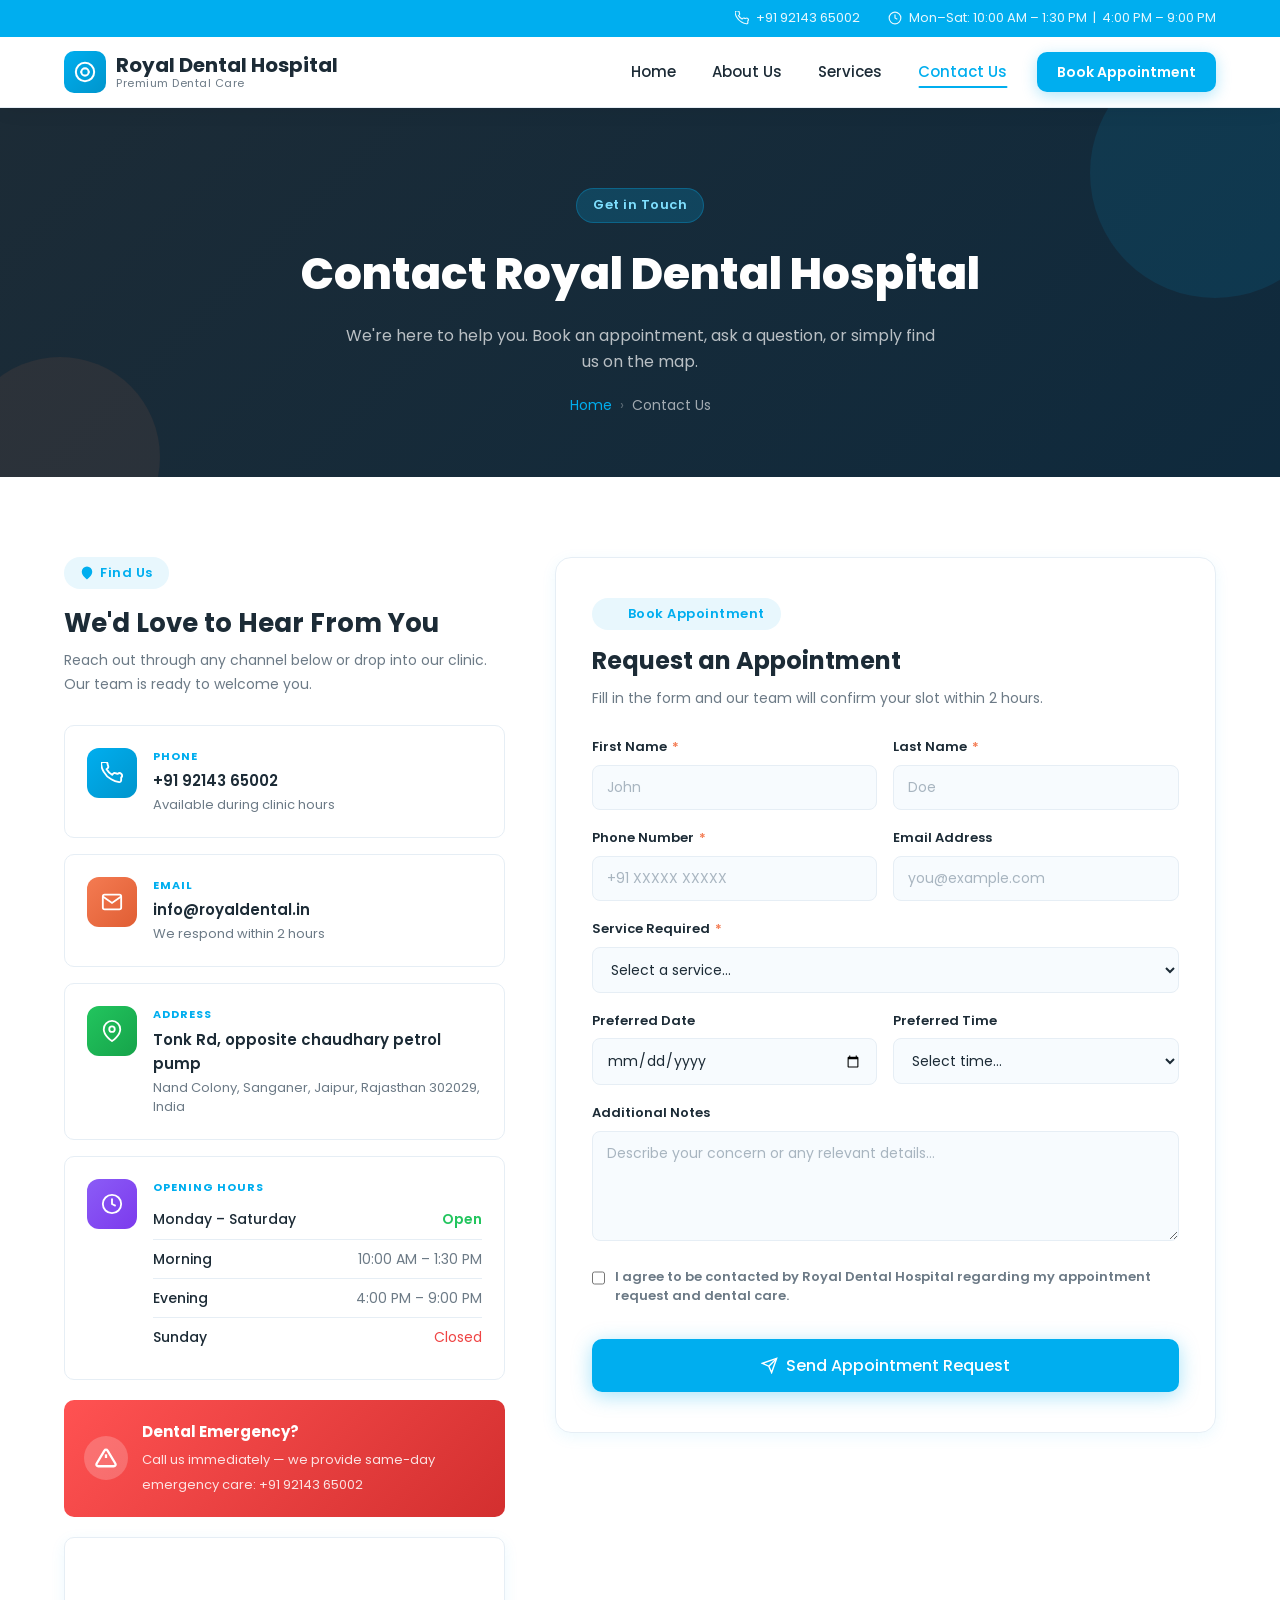
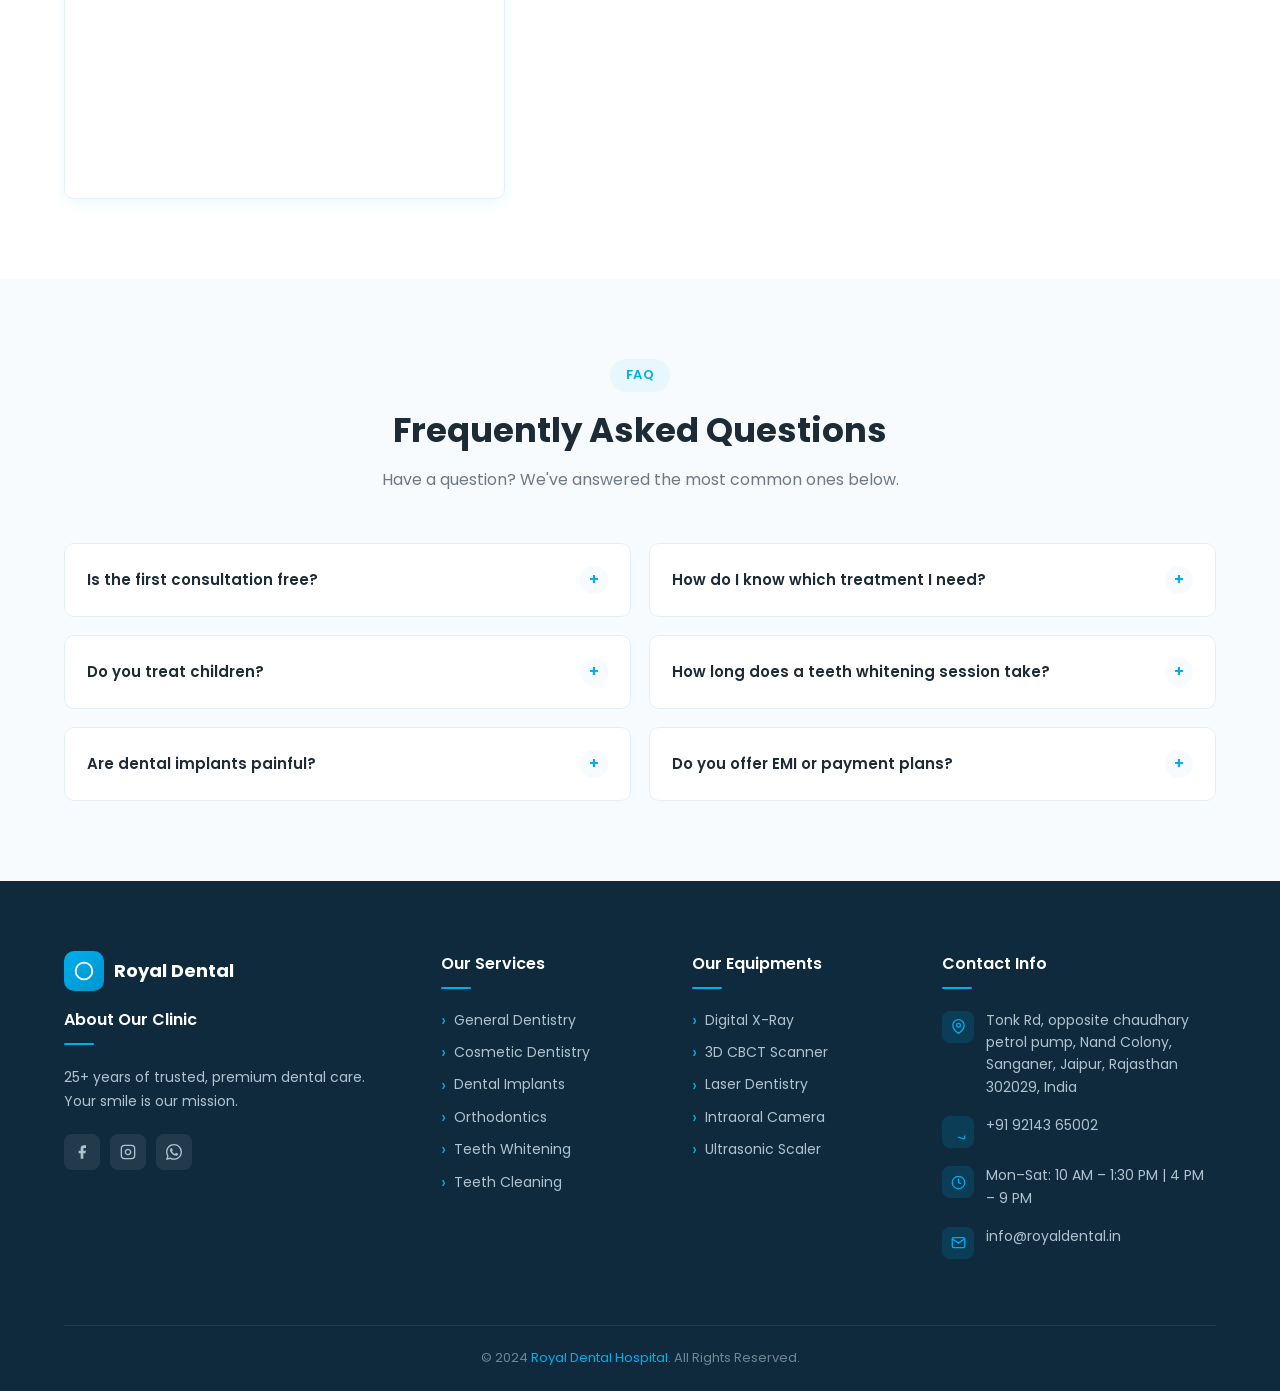
<file: contact.html>
<!DOCTYPE html>
<html lang="en">
<head>
  <meta charset="UTF-8" />
  <meta name="viewport" content="width=device-width, initial-scale=1.0" />
  <title>Contact Us – Royal Dental Hospital</title>
  <meta name="description" content="Get in touch with Royal Dental Hospital. Book an appointment, ask a question, or find our location. Call +91 92143 65002." />
  <link rel="stylesheet" href="style.css" />
  <link rel="preconnect" href="https://fonts.googleapis.com" />
  <link rel="preconnect" href="https://fonts.gstatic.com" crossorigin />
  <style>
    /* ── Contact Page Specific ── */
    .contact-main {
      display: grid;
      grid-template-columns: 1fr 1.5fr;
      gap: 50px;
      align-items: start;
    }

    /* Info Cards */
    .contact-info-cards {
      display: flex;
      flex-direction: column;
      gap: 16px;
    }
    .info-card {
      background: var(--white);
      border: 1px solid var(--border);
      border-radius: var(--radius);
      padding: 22px 22px;
      display: flex;
      gap: 16px;
      align-items: flex-start;
      transition: var(--transition);
    }
    .info-card:hover {
      transform: translateX(4px);
      box-shadow: var(--shadow-sm);
      border-color: rgba(0,174,239,0.3);
    }
    .info-icon {
      width: 50px;
      height: 50px;
      border-radius: 12px;
      display: flex;
      align-items: center;
      justify-content: center;
      flex-shrink: 0;
    }
    .info-icon-blue { background: linear-gradient(135deg, var(--primary), var(--primary-dark)); }
    .info-icon-orange { background: linear-gradient(135deg, var(--secondary), #E05E34); }
    .info-icon-green { background: linear-gradient(135deg, #22c55e, #16a34a); }
    .info-icon-purple { background: linear-gradient(135deg, #8b5cf6, #7c3aed); }
    .info-label {
      font-size: 11px;
      font-weight: 700;
      text-transform: uppercase;
      letter-spacing: 1px;
      color: var(--primary);
      margin-bottom: 4px;
    }
    .info-value {
      font-size: 15px;
      font-weight: 600;
      color: var(--dark-text);
      margin-bottom: 2px;
    }
    .info-sub {
      font-size: 13px;
      color: var(--light-text);
      line-height: 1.5;
    }

    /* Map Embed */
    .map-wrap {
      border-radius: var(--radius);
      overflow: hidden;
      border: 1px solid var(--border);
      box-shadow: var(--shadow-sm);
      margin-top: 20px;
    }
    .map-wrap iframe {
      display: block;
      width: 100%;
    }

    /* Contact Form */
    .contact-form-card {
      background: var(--white);
      border: 1px solid var(--border);
      border-radius: 16px;
      padding: 40px 36px;
      box-shadow: var(--shadow-sm);
      position: sticky;
      top: 100px;
    }
    .form-header {
      margin-bottom: 28px;
    }
    .form-header h2 {
      font-size: 24px;
      font-weight: 700;
      color: var(--dark-text);
      margin-bottom: 6px;
    }
    .form-header p { font-size: 14px; color: var(--light-text); }

    .form-row {
      display: grid;
      grid-template-columns: 1fr 1fr;
      gap: 16px;
    }
    .form-group {
      margin-bottom: 18px;
    }
    .form-group label {
      display: block;
      font-size: 13px;
      font-weight: 600;
      color: var(--dark-text);
      margin-bottom: 7px;
    }
    .form-group label .req { color: var(--secondary); margin-left: 2px; }
    .form-control {
      width: 100%;
      padding: 11px 14px;
      border: 1.5px solid var(--border);
      border-radius: 8px;
      font-family: 'Poppins', sans-serif;
      font-size: 14px;
      color: var(--dark-text);
      background: var(--bg-light);
      transition: var(--transition);
      outline: none;
    }
    .form-control::placeholder { color: #A8B5C0; }
    .form-control:focus {
      border-color: var(--primary);
      background: white;
      box-shadow: 0 0 0 3px rgba(0,174,239,0.08);
    }
    textarea.form-control {
      resize: vertical;
      min-height: 110px;
    }
    select.form-control { cursor: pointer; }
    .form-submit {
      width: 100%;
      justify-content: center;
      font-size: 16px;
      padding: 14px 28px;
      margin-top: 4px;
    }

    /* Hours Table */
    .hours-table {
      width: 100%;
      border-collapse: collapse;
      margin-top: 4px;
    }
    .hours-table tr td {
      padding: 8px 0;
      font-size: 14px;
      border-bottom: 1px solid var(--border);
    }
    .hours-table tr:last-child td { border-bottom: none; }
    .hours-table td:first-child { color: var(--dark-text); font-weight: 500; }
    .hours-table td:last-child { text-align: right; color: var(--light-text); }
    .open-now { color: #22c55e !important; font-weight: 600 !important; }
    .closed { color: #ef4444 !important; }

    /* Emergency Strip */
    .emergency-strip {
      background: linear-gradient(135deg, #FF5252, #D32F2F);
      padding: 20px;
      border-radius: var(--radius);
      display: flex;
      align-items: center;
      gap: 14px;
      margin-top: 20px;
    }
    .emergency-icon {
      width: 44px; height: 44px;
      background: rgba(255,255,255,0.2);
      border-radius: 50%;
      display: flex; align-items: center; justify-content: center;
      flex-shrink: 0;
    }
    .emergency-text strong {
      display: block;
      font-size: 15px;
      font-weight: 700;
      color: white;
      margin-bottom: 2px;
    }
    .emergency-text span { font-size: 13px; color: rgba(255,255,255,0.85); }

    /* FAQs */
    .faq-section { background: var(--bg-light); }
    .faq-grid { display: grid; grid-template-columns: repeat(2, 1fr); gap: 18px; }
    .faq-item {
      background: white;
      border: 1px solid var(--border);
      border-radius: var(--radius);
      padding: 22px;
      cursor: pointer;
      transition: var(--transition);
    }
    .faq-item:hover { border-color: rgba(0,174,239,0.3); box-shadow: var(--shadow-sm); }
    .faq-q {
      font-size: 15px;
      font-weight: 600;
      color: var(--dark-text);
      display: flex;
      justify-content: space-between;
      align-items: center;
      gap: 10px;
      margin-bottom: 0;
    }
    .faq-toggle {
      width: 28px; height: 28px;
      border-radius: 50%;
      background: var(--bg-light);
      display: flex; align-items: center; justify-content: center;
      flex-shrink: 0;
      transition: var(--transition);
      color: var(--primary);
    }
    .faq-item.open .faq-toggle { background: var(--primary); color: white; transform: rotate(45deg); }
    .faq-a {
      font-size: 14px;
      color: var(--light-text);
      line-height: 1.7;
      padding-top: 12px;
      display: none;
    }
    .faq-item.open .faq-a { display: block; }

    @media(max-width: 900px) {
      .contact-main { grid-template-columns: 1fr; }
      .contact-form-card { position: static; }
      .form-row { grid-template-columns: 1fr; }
      .faq-grid { grid-template-columns: 1fr; }
    }
  </style>
</head>
<body>

  <!-- ══ HEADER ══ -->
  <header class="header" id="site-header">
    <div class="header-top">
      <div class="container">
        <div class="header-top-info">
          <svg width="14" height="14" viewBox="0 0 24 24" fill="none" stroke="currentColor" stroke-width="2"><path d="M22 16.92v3a2 2 0 01-2.18 2 19.79 19.79 0 01-8.63-3.07A19.5 19.5 0 013.07 10.8 19.79 19.79 0 01.17 2.16 2 2 0 012.13 0h3a2 2 0 012 1.72c.127.96.361 1.903.7 2.81a2 2 0 01-.45 2.11L6.09 7.91a16 16 0 006 6l1.27-1.27a2 2 0 012.11-.45c.907.339 1.85.573 2.81.7A2 2 0 0122 16.92z"/></svg>
          +91 92143 65002
        </div>
        <div class="header-top-info">
          <svg width="14" height="14" viewBox="0 0 24 24" fill="none" stroke="currentColor" stroke-width="2"><circle cx="12" cy="12" r="10"/><polyline points="12 6 12 12 16 14"/></svg>
          Mon–Sat: 10:00 AM – 1:30 PM &nbsp;|&nbsp; 4:00 PM – 9:00 PM
        </div>
      </div>
    </div>
    <div class="header-main">
      <div class="container">
        <a href="index.html" class="logo" id="logo-home">
          <div class="logo-icon">
            <svg width="22" height="22" viewBox="0 0 24 24" fill="none" stroke="white" stroke-width="2.2"><path d="M12 2C6.48 2 2 6.48 2 12s4.48 10 10 10 10-4.48 10-10S17.52 2 12 2z"/><path d="M8 12c0-2.21 1.79-4 4-4s4 1.79 4 4-1.79 4-4 4-4-1.79-4-4z"/><path d="M12 8v1M12 15v1M8 12H7M17 12h-1"/></svg>
          </div>
          <div class="logo-text">Royal Dental Hospital<span>Premium Dental Care</span></div>
        </a>
        <nav class="nav" id="main-nav">
          <a href="index.html" class="nav-link" id="nav-home">Home</a>
          <a href="about.html" class="nav-link" id="nav-about">About Us</a>
          <a href="services.html" class="nav-link" id="nav-services">Services</a>
          <a href="contact.html" class="nav-link active" id="nav-contact">Contact Us</a>
          <a href="contact.html" class="nav-link nav-cta" id="nav-book">Book Appointment</a>
        </nav>
        <button class="menu-toggle" id="menu-toggle" aria-label="Toggle navigation">
          <span></span><span></span><span></span>
        </button>
      </div>
    </div>
  </header>

  <!-- ══ PAGE HERO ══ -->
  <section class="page-hero" id="page-hero">
    <div class="container">
      <div class="section-badge">Get in Touch</div>
      <h1>Contact Royal Dental Hospital</h1>
      <p>We're here to help you. Book an appointment, ask a question, or simply find us on the map.</p>
      <div class="breadcrumb">
        <a href="index.html">Home</a>
        <span class="breadcrumb-sep">›</span>
        <span>Contact Us</span>
      </div>
    </div>
  </section>

  <!-- ══ CONTACT MAIN ══ -->
  <section class="section-pad" id="contact-section">
    <div class="container">
      <div class="contact-main">

        <!-- Left: Info + Map -->
        <div>
          <div class="section-badge" style="margin-bottom:18px;">
            <svg width="14" height="14" fill="currentColor" viewBox="0 0 24 24"><path d="M21 10c0 7-9 13-9 13s-9-6-9-13a9 9 0 0118 0z"/></svg>
            Find Us
          </div>
          <h2 class="section-title" style="font-size:26px; margin-bottom:8px;">We'd Love to Hear From You</h2>
          <p style="font-size:14px; color:var(--light-text); margin-bottom:28px; line-height:1.7;">Reach out through any channel below or drop into our clinic. Our team is ready to welcome you.</p>

          <div class="contact-info-cards reveal">
            <div class="info-card" id="info-phone">
              <div class="info-icon info-icon-blue">
                <svg width="22" height="22" fill="none" stroke="white" stroke-width="2" viewBox="0 0 24 24"><path d="M22 16.92v3a2 2 0 01-2.18 2 19.79 19.79 0 01-8.63-3.07A19.5 19.5 0 013.07 10.8 19.79 19.79 0 01.17 2.16 2 2 0 012.13 0h3a2 2 0 012 1.72c.127.96.361 1.903.7 2.81a2 2 0 01-.45 2.11L6.09 7.91a16 16 0 006 6l1.27-1.27a2 2 0 012.11-.45c.907.339 1.85.573 2.81.7A2 2 0 0122 16.92z"/></svg>
              </div>
              <div>
                <div class="info-label">Phone</div>
                <div class="info-value">+91 92143 65002</div>
                <div class="info-sub">Available during clinic hours</div>
              </div>
            </div>

            <div class="info-card" id="info-email">
              <div class="info-icon info-icon-orange">
                <svg width="22" height="22" fill="none" stroke="white" stroke-width="2" viewBox="0 0 24 24"><path d="M4 4h16c1.1 0 2 .9 2 2v12c0 1.1-.9 2-2 2H4c-1.1 0-2-.9-2-2V6c0-1.1.9-2 2-2z"/><polyline points="22,6 12,13 2,6"/></svg>
              </div>
              <div>
                <div class="info-label">Email</div>
                <div class="info-value">info@royaldental.in</div>
                <div class="info-sub">We respond within 2 hours</div>
              </div>
            </div>

            <div class="info-card" id="info-location">
              <div class="info-icon info-icon-green">
                <svg width="22" height="22" fill="none" stroke="white" stroke-width="2" viewBox="0 0 24 24"><path d="M21 10c0 7-9 13-9 13s-9-6-9-13a9 9 0 0118 0z"/><circle cx="12" cy="10" r="3"/></svg>
              </div>
              <div>
                <div class="info-label">Address</div>
                <div class="info-value">Tonk Rd, opposite chaudhary petrol pump</div>
                <div class="info-sub">Nand Colony, Sanganer, Jaipur, Rajasthan 302029, India</div>
              </div>
            </div>

            <div class="info-card" id="info-hours">
              <div class="info-icon info-icon-purple">
                <svg width="22" height="22" fill="none" stroke="white" stroke-width="2" viewBox="0 0 24 24"><circle cx="12" cy="12" r="10"/><polyline points="12 6 12 12 16 14"/></svg>
              </div>
              <div style="flex:1;">
                <div class="info-label">Opening Hours</div>
                <table class="hours-table">
                  <tr><td>Monday – Saturday</td><td class="open-now">Open</td></tr>
                  <tr><td>Morning</td><td>10:00 AM – 1:30 PM</td></tr>
                  <tr><td>Evening</td><td>4:00 PM – 9:00 PM</td></tr>
                  <tr><td>Sunday</td><td class="closed">Closed</td></tr>
                </table>
              </div>
            </div>
          </div>

          <!-- Emergency -->
          <div class="emergency-strip reveal">
            <div class="emergency-icon">
              <svg width="22" height="22" fill="none" stroke="white" stroke-width="2.5" viewBox="0 0 24 24"><line x1="12" y1="8" x2="12" y2="12"/><line x1="12" y1="16" x2="12.01" y2="16"/><path d="M10.29 3.86L1.82 18a2 2 0 001.71 3h16.94a2 2 0 001.71-3L13.71 3.86a2 2 0 00-3.42 0z"/></svg>
            </div>
            <div class="emergency-text">
              <strong>Dental Emergency?</strong>
              <span>Call us immediately — we provide same-day emergency care: +91 92143 65002</span>
            </div>
          </div>

          <!-- Map -->
          <div class="map-wrap reveal">
            <iframe
              src="https://www.google.com/maps/embed?pb=!1m18!1m12!1m3!1d3768.7!2d72.8!3d19.08!2m3!1f0!2f0!3f0!3m2!1i1024!2i768!4f13.1!3m3!1m2!1s0x3be7c6306644edc1%3A0x5da4ed8f8d648c69!2sMumbai%2C%20Maharashtra!5e0!3m2!1sen!2sin!4v1713000000000"
              height="260"
              style="border:0;"
              allowfullscreen=""
              loading="lazy"
              referrerpolicy="no-referrer-when-downgrade"
              title="Royal Dental Hospital Location">
            </iframe>
          </div>
        </div>

        <!-- Right: Contact Form -->
        <div class="contact-form-card reveal reveal-delay-2" id="contact-form-wrap">
          <div class="form-header">
            <div class="section-badge" style="margin-bottom:12px;">
              <svg width="14" height="14" fill="currentColor" viewBox="0 0 24 24"><path d="M8 6h13M8 12h13M8 18h13M3 6h.01M3 12h.01M3 18h.01"/></svg>
              Book Appointment
            </div>
            <h2>Request an Appointment</h2>
            <p>Fill in the form and our team will confirm your slot within 2 hours.</p>
          </div>

          <form id="contact-form" novalidate>
            <div class="form-row">
              <div class="form-group">
                <label for="first-name">First Name <span class="req">*</span></label>
                <input type="text" id="first-name" name="first_name" class="form-control" placeholder="John" required />
              </div>
              <div class="form-group">
                <label for="last-name">Last Name <span class="req">*</span></label>
                <input type="text" id="last-name" name="last_name" class="form-control" placeholder="Doe" required />
              </div>
            </div>

            <div class="form-row">
              <div class="form-group">
                <label for="phone">Phone Number <span class="req">*</span></label>
                <input type="tel" id="phone" name="phone" class="form-control" placeholder="+91 XXXXX XXXXX" required />
              </div>
              <div class="form-group">
                <label for="email">Email Address</label>
                <input type="email" id="email" name="email" class="form-control" placeholder="you@example.com" />
              </div>
            </div>

            <div class="form-group">
              <label for="service">Service Required <span class="req">*</span></label>
              <select id="service" name="service" class="form-control" required>
                <option value="" disabled selected>Select a service…</option>
                <option value="general">General Dentistry</option>
                <option value="cosmetic">Cosmetic Dentistry</option>
                <option value="implants">Dental Implants</option>
                <option value="orthodontics">Orthodontics</option>
                <option value="whitening">Teeth Whitening</option>
                <option value="cleaning">Teeth Cleaning</option>
                <option value="emergency">Emergency Care</option>
                <option value="other">Other / Not Sure</option>
              </select>
            </div>

            <div class="form-row">
              <div class="form-group">
                <label for="appt-date">Preferred Date</label>
                <input type="date" id="appt-date" name="date" class="form-control" />
              </div>
              <div class="form-group">
                <label for="appt-time">Preferred Time</label>
                <select id="appt-time" name="time" class="form-control">
                  <option value="" disabled selected>Select time…</option>
                  <option>10:00 AM</option>
                  <option>11:00 AM</option>
                  <option>12:00 PM</option>
                  <option>1:00 PM</option>
                  <option>4:00 PM</option>
                  <option>5:00 PM</option>
                  <option>6:00 PM</option>
                  <option>7:00 PM</option>
                  <option>8:00 PM</option>
                </select>
              </div>
            </div>

            <div class="form-group">
              <label for="message">Additional Notes</label>
              <textarea id="message" name="message" class="form-control" placeholder="Describe your concern or any relevant details…"></textarea>
            </div>

            <div class="form-group" style="display:flex; align-items:flex-start; gap:10px; margin-bottom:22px;">
              <input type="checkbox" id="consent" name="consent" style="margin-top:3px; accent-color:var(--primary); width:16px; height:16px; cursor:pointer;" required />
              <label for="consent" style="font-size:13px; color:var(--light-text); cursor:pointer; line-height:1.5;">
                I agree to be contacted by Royal Dental Hospital regarding my appointment request and dental care.
              </label>
            </div>

            <button type="submit" class="btn btn-primary form-submit" id="form-submit-btn">
              <svg width="17" height="17" fill="none" stroke="currentColor" stroke-width="2" viewBox="0 0 24 24"><line x1="22" y1="2" x2="11" y2="13"/><polygon points="22 2 15 22 11 13 2 9 22 2"/></svg>
              Send Appointment Request
            </button>
          </form>
        </div>
      </div>
    </div>
  </section>

  <!-- ══ FAQs ══ -->
  <section class="faq-section section-pad" id="faq">
    <div class="container">
      <div style="text-align:center; margin-bottom:50px;">
        <div class="section-badge">FAQ</div>
        <h2 class="section-title">Frequently Asked Questions</h2>
        <p class="section-subtitle" style="margin:0 auto;">Have a question? We've answered the most common ones below.</p>
      </div>
      <div class="faq-grid">
        <div class="faq-item reveal" id="faq-1">
          <div class="faq-q">
            Is the first consultation free?
            <div class="faq-toggle">+</div>
          </div>
          <div class="faq-a">Yes! Your first consultation is complementary. We'll examine your teeth, answer your questions, and discuss your treatment options at no charge.</div>
        </div>

        <div class="faq-item reveal reveal-delay-1" id="faq-2">
          <div class="faq-q">
            How do I know which treatment I need?
            <div class="faq-toggle">+</div>
          </div>
          <div class="faq-a">During your consultation, our dentist will perform a comprehensive examination, review any X-rays, and explain all suitable options clearly — so you can make an informed decision.</div>
        </div>

        <div class="faq-item reveal reveal-delay-2" id="faq-3">
          <div class="faq-q">
            Do you treat children?
            <div class="faq-toggle">+</div>
          </div>
          <div class="faq-a">Absolutely! We have a dedicated pediatric dentistry team that specialises in making children feel at ease. We recommend bringing kids for their first visit by age 3.</div>
        </div>

        <div class="faq-item reveal reveal-delay-3" id="faq-4">
          <div class="faq-q">
            How long does a teeth whitening session take?
            <div class="faq-toggle">+</div>
          </div>
          <div class="faq-a">Our in-office laser whitening takes about 60–90 minutes and can lighten your teeth by up to 8 shades in a single visit.</div>
        </div>

        <div class="faq-item reveal" id="faq-5">
          <div class="faq-q">
            Are dental implants painful?
            <div class="faq-toggle">+</div>
          </div>
          <div class="faq-a">Most patients experience minimal discomfort during the procedure thanks to local anesthesia. Post-operative soreness is mild and managed with over-the-counter pain relief.</div>
        </div>

        <div class="faq-item reveal reveal-delay-1" id="faq-6">
          <div class="faq-q">
            Do you offer EMI or payment plans?
            <div class="faq-toggle">+</div>
          </div>
          <div class="faq-a">Yes! We offer flexible EMI options on major treatments including implants, orthodontics, and smile makeovers. Ask our front desk for details.</div>
        </div>
      </div>
    </div>
  </section>

  <!-- ══ FOOTER ══ -->
  <footer class="footer" id="footer">
    <div class="container">
      <div class="footer-grid">
        <div class="footer-col">
          <div class="footer-logo">
            <div class="footer-logo-icon"><svg width="20" height="20" viewBox="0 0 24 24" fill="none" stroke="white" stroke-width="2.2"><path d="M12 2C6.48 2 2 6.48 2 12s4.48 10 10 10 10-4.48 10-10S17.52 2 12 2z"/></svg></div>
            <div class="footer-logo-text">Royal Dental</div>
          </div>
          <h4>About Our Clinic</h4>
          <p>25+ years of trusted, premium dental care. Your smile is our mission.</p>
          <div class="footer-social">
            <a href="#" class="social-link" aria-label="Facebook"><svg width="16" height="16" fill="currentColor" viewBox="0 0 24 24"><path d="M18 2h-3a5 5 0 00-5 5v3H7v4h3v8h4v-8h3l1-4h-4V7a1 1 0 011-1h3z"/></svg></a>
            <a href="#" class="social-link" aria-label="Instagram"><svg width="16" height="16" fill="none" stroke="currentColor" stroke-width="2" viewBox="0 0 24 24"><rect x="2" y="2" width="20" height="20" rx="5"/><path d="M16 11.37A4 4 0 1112.63 8 4 4 0 0116 11.37z"/></svg></a>
            <a href="#" class="social-link" aria-label="WhatsApp"><svg width="16" height="16" fill="currentColor" viewBox="0 0 24 24"><path d="M17.472 14.382c-.297-.149-1.758-.867-2.03-.967-.273-.099-.471-.148-.67.15-.197.297-.767.966-.94 1.164-.173.199-.347.223-.644.075-.297-.15-1.255-.463-2.39-1.475-.883-.788-1.48-1.761-1.653-2.059-.173-.297-.018-.458.13-.606.134-.133.298-.347.446-.52.149-.174.198-.298.298-.497.099-.198.05-.371-.025-.52-.075-.149-.669-1.612-.916-2.207-.242-.579-.487-.5-.669-.51-.173-.008-.371-.01-.57-.01-.198 0-.52.074-.792.372-.272.297-1.04 1.016-1.04 2.479 0 1.462 1.065 2.875 1.213 3.074.149.198 2.096 3.2 5.077 4.487.709.306 1.262.489 1.694.625.712.227 1.36.195 1.871.118.571-.085 1.758-.719 2.006-1.413.248-.694.248-1.289.173-1.413-.074-.124-.272-.198-.57-.347m-5.421 7.403h-.004a9.87 9.87 0 01-5.031-1.378l-.361-.214-3.741.982.998-3.648-.235-.374a9.86 9.86 0 01-1.51-5.26c.001-5.45 4.436-9.884 9.888-9.884 2.64 0 5.122 1.03 6.988 2.898a9.825 9.825 0 012.893 6.994c-.003 5.45-4.437 9.884-9.885 9.884m8.413-18.297A11.815 11.815 0 0012.05 0C5.495 0 .16 5.335.157 11.892c0 2.096.547 4.142 1.588 5.945L.057 24l6.305-1.654a11.882 11.882 0 005.683 1.448h.005c6.554 0 11.89-5.335 11.893-11.893a11.821 11.821 0 00-3.48-8.413z"/></svg></a>
          </div>
        </div>
        <div class="footer-col">
          <h4>Our Services</h4>
          <nav class="footer-links">
            <a href="services.html" class="footer-link">General Dentistry</a>
            <a href="services.html" class="footer-link">Cosmetic Dentistry</a>
            <a href="services.html" class="footer-link">Dental Implants</a>
            <a href="services.html" class="footer-link">Orthodontics</a>
            <a href="services.html" class="footer-link">Teeth Whitening</a>
            <a href="services.html" class="footer-link">Teeth Cleaning</a>
          </nav>
        </div>
        <div class="footer-col">
          <h4>Our Equipments</h4>
          <nav class="footer-links">
            <a href="#" class="footer-link">Digital X-Ray</a>
            <a href="#" class="footer-link">3D CBCT Scanner</a>
            <a href="#" class="footer-link">Laser Dentistry</a>
            <a href="#" class="footer-link">Intraoral Camera</a>
            <a href="#" class="footer-link">Ultrasonic Scaler</a>
          </nav>
        </div>
        <div class="footer-col">
          <h4>Contact Info</h4>
          <div class="footer-contact-item">
            <div class="footer-contact-icon"><svg width="15" height="15" fill="none" stroke="var(--primary)" stroke-width="2" viewBox="0 0 24 24"><path d="M21 10c0 7-9 13-9 13s-9-6-9-13a9 9 0 0118 0z"/><circle cx="12" cy="10" r="3"/></svg></div>
            <span>Tonk Rd, opposite chaudhary petrol pump, Nand Colony, Sanganer, Jaipur, Rajasthan 302029, India</span>
          </div>
          <div class="footer-contact-item">
            <div class="footer-contact-icon"><svg width="15" height="15" fill="none" stroke="var(--primary)" stroke-width="2" viewBox="0 0 24 24"><path d="M22 16.92v3a2 2 0 01-2.18 2 19.79 19.79 0 01-8.63-3.07"/></svg></div>
            <span>+91 92143 65002</span>
          </div>
          <div class="footer-contact-item">
            <div class="footer-contact-icon"><svg width="15" height="15" fill="none" stroke="var(--primary)" stroke-width="2" viewBox="0 0 24 24"><circle cx="12" cy="12" r="10"/><polyline points="12 6 12 12 16 14"/></svg></div>
            <span>Mon–Sat: 10 AM – 1:30 PM | 4 PM – 9 PM</span>
          </div>
          <div class="footer-contact-item">
            <div class="footer-contact-icon"><svg width="15" height="15" fill="none" stroke="var(--primary)" stroke-width="2" viewBox="0 0 24 24"><path d="M4 4h16c1.1 0 2 .9 2 2v12c0 1.1-.9 2-2 2H4c-1.1 0-2-.9-2-2V6c0-1.1.9-2 2-2z"/><polyline points="22,6 12,13 2,6"/></svg></div>
            <span>info@royaldental.in</span>
          </div>
        </div>
      </div>
    </div>
    <div class="footer-bottom">
      <div class="container">© 2024 <span>Royal Dental Hospital</span>. All Rights Reserved.</div>
    </div>
  </footer>

  <script src="script.js"></script>
  <script>
    /* ── FAQ Accordion ── */
    document.querySelectorAll('.faq-item').forEach(item => {
      item.querySelector('.faq-q').addEventListener('click', () => {
        const isOpen = item.classList.contains('open');
        document.querySelectorAll('.faq-item').forEach(i => i.classList.remove('open'));
        if (!isOpen) item.classList.add('open');
      });
    });
  </script>
</body>
</html>
</file>
<file: style.css>
/* =============================================
   ROYAL DENTAL HOSPITAL - Global Stylesheet
   ============================================= */

@import url('https://fonts.googleapis.com/css2?family=Poppins:wght@300;400;500;600;700;800&display=swap');

/* ── CSS Variables ── */
:root {
  --primary: #00AEEF;
  --primary-dark: #0095CC;
  --secondary: #F47B52;
  --dark-text: #1C2B36;
  --light-text: #6C7A86;
  --bg-light: #F7FBFE;
  --border: #E6EEF5;
  --footer-bg: #0F2A3D;
  --white: #ffffff;
  --shadow-sm: 0 4px 15px rgba(0, 174, 239, 0.08);
  --shadow-md: 0 8px 30px rgba(0, 174, 239, 0.15);
  --shadow-lg: 0 20px 60px rgba(0, 0, 0, 0.12);
  --radius: 10px;
  --transition: all 0.3s ease;
}

/* ── Reset & Base ── */
*, *::before, *::after {
  margin: 0;
  padding: 0;
  box-sizing: border-box;
}

html {
  scroll-behavior: smooth;
}

body {
  font-family: 'Poppins', 'Inter', sans-serif;
  color: var(--dark-text);
  background-color: var(--white);
  line-height: 1.6;
  overflow-x: hidden;
}

a {
  text-decoration: none;
  color: inherit;
  transition: var(--transition);
}

ul {
  list-style: none;
}

img {
  max-width: 100%;
  height: auto;
  display: block;
}

/* ── Utility Classes ── */
.container {
  max-width: 1200px;
  margin: 0 auto;
  padding: 0 24px;
}

.section-pad {
  padding: 80px 0;
}

.text-primary { color: var(--primary); }
.text-secondary { color: var(--secondary); }
.text-light { color: var(--light-text); }

.btn {
  display: inline-flex;
  align-items: center;
  gap: 8px;
  padding: 12px 28px;
  border-radius: var(--radius);
  font-family: 'Poppins', sans-serif;
  font-size: 15px;
  font-weight: 500;
  cursor: pointer;
  border: none;
  transition: var(--transition);
  white-space: nowrap;
}

.btn-primary {
  background: var(--primary);
  color: var(--white);
  box-shadow: 0 4px 20px rgba(0, 174, 239, 0.35);
}

.btn-primary:hover {
  background: var(--primary-dark);
  transform: translateY(-2px);
  box-shadow: 0 8px 28px rgba(0, 174, 239, 0.45);
}

.btn-secondary {
  background: var(--white);
  color: var(--dark-text);
  border: 1.5px solid var(--border);
  box-shadow: var(--shadow-sm);
}

.btn-secondary:hover {
  border-color: var(--primary);
  color: var(--primary);
  transform: translateY(-2px);
  box-shadow: var(--shadow-md);
}

.section-badge {
  display: inline-flex;
  align-items: center;
  gap: 6px;
  background: #E8F7FD;
  color: var(--primary);
  font-size: 13px;
  font-weight: 600;
  padding: 6px 16px;
  border-radius: 50px;
  margin-bottom: 16px;
  letter-spacing: 0.5px;
}

.section-title {
  font-size: 34px;
  font-weight: 700;
  color: var(--dark-text);
  line-height: 1.3;
  margin-bottom: 14px;
}

.section-subtitle {
  font-size: 16px;
  color: var(--light-text);
  max-width: 580px;
  line-height: 1.7;
}

/* ══════════════════════════════════════
   HEADER / NAVIGATION
══════════════════════════════════════ */
.header {
  position: sticky;
  top: 0;
  z-index: 1000;
  background: var(--white);
  border-bottom: 1px solid var(--border);
  box-shadow: 0 2px 20px rgba(0,0,0,0.06);
}

.header-top {
  background: var(--primary);
  padding: 8px 0;
}

.header-top .container {
  display: flex;
  justify-content: flex-end;
  align-items: center;
  gap: 28px;
}

.header-top-info {
  display: flex;
  align-items: center;
  gap: 7px;
  font-size: 13px;
  color: rgba(255,255,255,0.9);
}

.header-top-info svg {
  flex-shrink: 0;
}

.header-main {
  height: 70px;
  display: flex;
  align-items: center;
}

.header-main .container {
  display: flex;
  align-items: center;
  justify-content: space-between;
  width: 100%;
}

.logo {
  display: flex;
  align-items: center;
  gap: 10px;
}

.logo-icon {
  width: 42px;
  height: 42px;
  background: linear-gradient(135deg, var(--primary), var(--primary-dark));
  border-radius: 10px;
  display: flex;
  align-items: center;
  justify-content: center;
  flex-shrink: 0;
}

.logo-text {
  font-size: 20px;
  font-weight: 700;
  color: var(--dark-text);
  line-height: 1.2;
}

.logo-text span {
  display: block;
  font-size: 11px;
  font-weight: 400;
  color: var(--light-text);
  letter-spacing: 0.5px;
}

.nav {
  display: flex;
  align-items: center;
  gap: 8px;
}

.nav-link {
  font-size: 15px;
  font-weight: 500;
  color: var(--dark-text);
  padding: 8px 14px;
  border-radius: 8px;
  position: relative;
  transition: var(--transition);
}

.nav-link::after {
  content: '';
  position: absolute;
  bottom: 4px;
  left: 50%;
  transform: translateX(-50%);
  width: 0;
  height: 2px;
  background: var(--primary);
  border-radius: 2px;
  transition: width 0.3s ease;
}

.nav-link:hover,
.nav-link.active {
  color: var(--primary);
}

.nav-link:hover::after,
.nav-link.active::after {
  width: calc(100% - 28px);
}

.nav-cta {
  background: var(--primary);
  color: var(--white) !important;
  padding: 9px 20px;
  border-radius: var(--radius);
  font-size: 14px;
  font-weight: 600;
  margin-left: 8px;
  box-shadow: 0 4px 15px rgba(0,174,239,0.3);
}

.nav-cta:hover {
  background: var(--primary-dark);
  transform: translateY(-1px);
  box-shadow: 0 6px 20px rgba(0,174,239,0.4);
}

.nav-cta::after { display: none; }

/* Mobile Menu Button */
.menu-toggle {
  display: none;
  flex-direction: column;
  gap: 5px;
  cursor: pointer;
  padding: 5px;
  background: none;
  border: none;
}

.menu-toggle span {
  display: block;
  width: 24px;
  height: 2px;
  background: var(--dark-text);
  border-radius: 2px;
  transition: var(--transition);
}

.menu-toggle.open span:nth-child(1) { transform: rotate(45deg) translate(5px, 5px); }
.menu-toggle.open span:nth-child(2) { opacity: 0; }
.menu-toggle.open span:nth-child(3) { transform: rotate(-45deg) translate(5px, -5px); }

/* ══════════════════════════════════════
   HERO SLIDER
══════════════════════════════════════ */
.hero {
  position: relative;
  height: 650px;
  overflow: hidden;
}

.hero-slider {
  position: relative;
  width: 100%;
  height: 100%;
}

.hero-slide {
  position: absolute;
  inset: 0;
  opacity: 0;
  transition: opacity 1s ease-in-out;
}

.hero-slide.active {
  opacity: 1;
}

.hero-slide-bg {
  position: absolute;
  inset: 0;
  background-color: #0d2d44; /* fallback if image fails */
  background-size: cover;
  background-position: center;
  background-repeat: no-repeat;
  transform: scale(1.05);
  transition: transform 6s ease;
}

.hero-slide.active .hero-slide-bg {
  transform: scale(1);
}

.hero-overlay {
  position: absolute;
  inset: 0;
  background: linear-gradient(105deg,
    rgba(12, 40, 60, 0.9) 0%,
    rgba(12, 40, 60, 0.75) 45%,
    rgba(12, 40, 60, 0.4) 75%,
    rgba(0, 174, 239, 0.2) 100%);
}

.hero-content {
  position: absolute;
  inset: 0;
  display: flex;
  align-items: center;
  text-shadow: 0 2px 15px rgba(0, 0, 0, 0.4);
}

.hero-content .container {
  position: relative;
  z-index: 2;
  max-width: 640px;
}

.hero-badge {
  display: inline-flex;
  align-items: center;
  gap: 8px;
  background: rgba(0, 174, 239, 0.2);
  backdrop-filter: blur(10px);
  border: 1px solid rgba(0, 174, 239, 0.4);
  color: #7FE0FF;
  font-size: 13px;
  font-weight: 600;
  padding: 7px 18px;
  border-radius: 50px;
  margin-bottom: 22px;
  letter-spacing: 0.5px;
  animation: slideDown 0.8s ease both;
}

.hero-title {
  font-size: 52px;
  font-weight: 800;
  color: var(--white);
  line-height: 1.15;
  margin-bottom: 20px;
  animation: slideUp 0.9s ease 0.2s both;
}

.hero-title .highlight {
  color: var(--primary);
  position: relative;
}

.hero-desc {
  font-size: 16px;
  color: rgba(255,255,255,0.78);
  margin-bottom: 34px;
  line-height: 1.8;
  max-width: 500px;
  animation: slideUp 0.9s ease 0.4s both;
}

.hero-buttons {
  display: flex;
  gap: 14px;
  flex-wrap: wrap;
  animation: slideUp 0.9s ease 0.6s both;
}

.hero-buttons .btn-primary {
  font-size: 16px;
  padding: 14px 32px;
}

.hero-buttons .btn-secondary {
  color: var(--white);
  border-color: rgba(255,255,255,0.4);
  background: rgba(255,255,255,0.12);
  backdrop-filter: blur(10px);
  font-size: 16px;
  padding: 14px 32px;
}

.hero-buttons .btn-secondary:hover {
  background: rgba(255,255,255,0.25);
  border-color: rgba(255,255,255,0.7);
  color: var(--white);
}

/* Slider Dots */
.hero-dots {
  position: absolute;
  bottom: 28px;
  left: 50%;
  transform: translateX(-50%);
  display: flex;
  gap: 10px;
  z-index: 10;
}

.hero-dot {
  width: 10px;
  height: 10px;
  border-radius: 50%;
  background: rgba(255,255,255,0.4);
  cursor: pointer;
  transition: var(--transition);
  border: none;
}

.hero-dot.active,
.hero-dot:hover {
  background: var(--primary);
  transform: scale(1.3);
}

/* Slider Arrows */
.hero-arrow {
  position: absolute;
  top: 50%;
  transform: translateY(-50%);
  z-index: 10;
  width: 46px;
  height: 46px;
  background: rgba(255,255,255,0.15);
  backdrop-filter: blur(10px);
  border: 1px solid rgba(255,255,255,0.3);
  border-radius: 50%;
  display: flex;
  align-items: center;
  justify-content: center;
  cursor: pointer;
  color: white;
  transition: var(--transition);
}

.hero-arrow:hover {
  background: var(--primary);
  border-color: var(--primary);
}

.hero-arrow-prev { left: 24px; }
.hero-arrow-next { right: 24px; }

/* ══════════════════════════════════════
   FEATURE CARDS (Overlap Hero)
══════════════════════════════════════ */
.feature-cards {
  position: relative;
  z-index: 5;
  margin-top: -70px;
  padding-bottom: 0;
}

.feature-cards .container {
  display: grid;
  grid-template-columns: repeat(3, 1fr);
  gap: 20px;
}

.feat-card {
  padding: 30px 28px;
  border-radius: var(--radius);
  color: var(--white);
  position: relative;
  overflow: hidden;
  display: flex;
  flex-direction: column;
  gap: 12px;
  transition: var(--transition);
  box-shadow: var(--shadow-lg);
}

.feat-card::before {
  content: '';
  position: absolute;
  top: -40px;
  right: -40px;
  width: 120px;
  height: 120px;
  border-radius: 50%;
  background: rgba(255,255,255,0.07);
}

.feat-card::after {
  content: '';
  position: absolute;
  bottom: -30px;
  left: -30px;
  width: 90px;
  height: 90px;
  border-radius: 50%;
  background: rgba(255,255,255,0.05);
}

.feat-card:hover {
  transform: translateY(-6px);
  box-shadow: 0 30px 70px rgba(0,0,0,0.2);
}

.feat-card-blue { background: linear-gradient(135deg, #00AEEF, #0095CC); }
.feat-card-orange { background: linear-gradient(135deg, #F47B52, #E05E34); }
.feat-card-dark { background: linear-gradient(135deg, #2F3E4D, #1C2B36); }

.feat-icon {
  width: 56px;
  height: 56px;
  background: rgba(255,255,255,0.18);
  border-radius: 14px;
  display: flex;
  align-items: center;
  justify-content: center;
  flex-shrink: 0;
}

.feat-card h3 {
  font-size: 19px;
  font-weight: 700;
  line-height: 1.3;
}

.feat-card p {
  font-size: 14px;
  color: rgba(255,255,255,0.82);
  line-height: 1.6;
}

/* ══════════════════════════════════════
   SERVICES SECTION
══════════════════════════════════════ */
.services {
  background: var(--bg-light);
}

.services-header {
  text-align: center;
  margin-bottom: 50px;
}

.services-header .section-subtitle {
  margin: 0 auto;
}

.services-grid {
  display: grid;
  grid-template-columns: repeat(3, 1fr);
  gap: 24px;
}

.service-card {
  background: var(--white);
  border: 1px solid var(--border);
  border-radius: var(--radius);
  overflow: hidden;
  transition: var(--transition);
  cursor: pointer;
}

.service-card:hover {
  transform: translateY(-8px);
  box-shadow: var(--shadow-md);
  border-color: rgba(0,174,239,0.3);
}

.service-card-img {
  width: 100%;
  height: 200px;
  object-fit: cover;
  display: block;
  transition: transform 0.5s ease;
}

.service-card:hover .service-card-img {
  transform: scale(1.06);
}

.service-card-img-wrap {
  overflow: hidden;
  position: relative;
}

.service-card-img-wrap::after {
  content: '';
  position: absolute;
  inset: 0;
  background: linear-gradient(to top, rgba(0,174,239,0.08), transparent);
  opacity: 0;
  transition: var(--transition);
}

.service-card:hover .service-card-img-wrap::after {
  opacity: 1;
}

.service-card-body {
  padding: 22px 24px;
}

.service-tag {
  font-size: 11px;
  font-weight: 600;
  color: var(--primary);
  text-transform: uppercase;
  letter-spacing: 1px;
  margin-bottom: 8px;
}

.service-card-body h3 {
  font-size: 18px;
  font-weight: 600;
  margin-bottom: 8px;
  color: var(--dark-text);
  transition: var(--transition);
}

.service-card:hover .service-card-body h3 {
  color: var(--primary);
}

.service-card-body p {
  font-size: 14px;
  color: var(--light-text);
  line-height: 1.65;
}

.service-link {
  display: inline-flex;
  align-items: center;
  gap: 5px;
  margin-top: 14px;
  font-size: 13px;
  font-weight: 600;
  color: var(--primary);
  transition: var(--transition);
}

.service-link:hover {
  gap: 10px;
}

/* ══════════════════════════════════════
   CALL TO ACTION SECTION
══════════════════════════════════════ */
.cta-section {
  background: linear-gradient(135deg, #E8F7FD 0%, #F0F8FF 100%);
  overflow: hidden;
}

.cta-section .container {
  display: grid;
  grid-template-columns: 1fr 1fr;
  gap: 60px;
  align-items: center;
}

.cta-content .section-badge {
  background: rgba(0,174,239,0.12);
}

.cta-content h2 {
  font-size: 38px;
  font-weight: 700;
  color: var(--dark-text);
  line-height: 1.25;
  margin-bottom: 12px;
}

.cta-phone {
  display: flex;
  align-items: center;
  gap: 14px;
  margin: 24px 0 30px;
  padding: 18px 22px;
  background: var(--white);
  border-radius: var(--radius);
  border: 1px solid var(--border);
  box-shadow: var(--shadow-sm);
  max-width: 340px;
}

.cta-phone-icon {
  width: 48px;
  height: 48px;
  background: linear-gradient(135deg, var(--primary), var(--primary-dark));
  border-radius: 12px;
  display: flex;
  align-items: center;
  justify-content: center;
  flex-shrink: 0;
}

.cta-phone-label {
  font-size: 12px;
  color: var(--light-text);
  font-weight: 500;
  margin-bottom: 2px;
}

.cta-phone-number {
  font-size: 20px;
  font-weight: 700;
  color: var(--primary);
}

.cta-timing {
  font-size: 13px;
  color: var(--light-text);
  margin-bottom: 30px;
  display: flex;
  align-items: center;
  gap: 7px;
}

.cta-img-wrap {
  position: relative;
  border-radius: 16px;
  overflow: hidden;
  box-shadow: var(--shadow-lg);
}

.cta-img-wrap::before {
  content: '';
  position: absolute;
  top: -15px;
  right: -15px;
  width: 80px;
  height: 80px;
  background: var(--primary);
  border-radius: 50%;
  opacity: 0.15;
  z-index: 0;
}

.cta-img-wrap img {
  width: 100%;
  height: 450px;
  object-fit: cover;
  border-radius: 16px;
}

.cta-badge-float {
  position: absolute;
  bottom: 24px;
  left: 24px;
  background: var(--white);
  border-radius: 12px;
  padding: 14px 18px;
  box-shadow: 0 8px 30px rgba(0,0,0,0.12);
  display: flex;
  align-items: center;
  gap: 12px;
}

.cta-badge-float-icon {
  width: 40px;
  height: 40px;
  background: linear-gradient(135deg, var(--secondary), #E05E34);
  border-radius: 10px;
  display: flex;
  align-items: center;
  justify-content: center;
}

.cta-badge-float-text strong {
  display: block;
  font-size: 18px;
  font-weight: 800;
  color: var(--dark-text);
}

.cta-badge-float-text span {
  font-size: 12px;
  color: var(--light-text);
}

/* ══════════════════════════════════════
   ABOUT SECTION
══════════════════════════════════════ */
.about .container {
  display: grid;
  grid-template-columns: 1fr 1fr;
  gap: 70px;
  align-items: center;
}

.about-content .section-title {
  font-size: 32px;
}

.about-content p {
  font-size: 15px;
  color: var(--light-text);
  line-height: 1.8;
  margin-bottom: 28px;
}

.about-checklist {
  display: grid;
  grid-template-columns: 1fr 1fr;
  gap: 12px;
  margin-bottom: 36px;
}

.about-check-item {
  display: flex;
  align-items: center;
  gap: 10px;
  font-size: 14px;
  font-weight: 500;
  color: var(--dark-text);
}

.check-icon {
  width: 26px;
  height: 26px;
  background: linear-gradient(135deg, var(--primary), var(--primary-dark));
  border-radius: 50%;
  display: flex;
  align-items: center;
  justify-content: center;
  flex-shrink: 0;
}

.about-stats {
  display: flex;
  gap: 32px;
  padding: 24px 28px;
  background: var(--bg-light);
  border-radius: var(--radius);
  border: 1px solid var(--border);
  margin-bottom: 32px;
}

.stat-item {
  text-align: center;
}

.stat-number {
  font-size: 32px;
  font-weight: 800;
  color: var(--primary);
  line-height: 1;
  margin-bottom: 4px;
}

.stat-label {
  font-size: 13px;
  color: var(--light-text);
  font-weight: 500;
}

.stat-divider {
  width: 1px;
  background: var(--border);
}

.about-img-wrap {
  position: relative;
}

.about-img-wrap img {
  width: 100%;
  height: 540px;
  object-fit: cover;
  border-radius: 16px;
  box-shadow: var(--shadow-lg);
}

.about-img-badge {
  position: absolute;
  top: 30px;
  left: -20px;
  background: var(--white);
  border-radius: 12px;
  padding: 14px 18px;
  box-shadow: 0 8px 30px rgba(0,0,0,0.12);
  display: flex;
  align-items: center;
  gap: 10px;
  border-left: 4px solid var(--primary);
}

.about-img-badge-icon {
  width: 38px;
  height: 38px;
  background: linear-gradient(135deg, var(--primary), var(--primary-dark));
  border-radius: 10px;
  display: flex;
  align-items: center;
  justify-content: center;
}

.about-img-badge strong {
  display: block;
  font-size: 16px;
  font-weight: 800;
  color: var(--dark-text);
}

.about-img-badge span {
  font-size: 12px;
  color: var(--light-text);
}

.about-img-badge2 {
  position: absolute;
  bottom: 30px;
  right: -20px;
  background: var(--secondary);
  border-radius: 12px;
  padding: 16px 20px;
  box-shadow: 0 8px 30px rgba(244,123,82,0.3);
  text-align: center;
  color: var(--white);
}

.about-img-badge2 strong {
  display: block;
  font-size: 26px;
  font-weight: 800;
  line-height: 1;
}

.about-img-badge2 span {
  font-size: 12px;
  opacity: 0.9;
  font-weight: 500;
}

/* ══════════════════════════════════════
   WHY CHOOSE US / FEATURES SECTION
══════════════════════════════════════ */
.features-section {
  background: var(--bg-light);
}

.features-header {
  text-align: center;
  margin-bottom: 50px;
}

.features-header .section-subtitle {
  margin: 0 auto;
}

.features-grid {
  display: grid;
  grid-template-columns: repeat(4, 1fr);
  gap: 22px;
}

.feature-item {
  background: var(--white);
  border: 1px solid var(--border);
  border-radius: var(--radius);
  padding: 32px 24px;
  text-align: center;
  transition: var(--transition);
  position: relative;
  overflow: hidden;
}

.feature-item::before {
  content: '';
  position: absolute;
  top: 0;
  left: 0;
  right: 0;
  height: 3px;
  background: linear-gradient(90deg, var(--primary), var(--secondary));
  transform: scaleX(0);
  transition: transform 0.3s ease;
}

.feature-item:hover::before {
  transform: scaleX(1);
}

.feature-item:hover {
  transform: translateY(-6px);
  box-shadow: var(--shadow-md);
  border-color: rgba(0,174,239,0.2);
}

.feature-item-icon {
  width: 68px;
  height: 68px;
  background: linear-gradient(135deg, #E8F7FD, #D0EEFA);
  border-radius: 18px;
  display: flex;
  align-items: center;
  justify-content: center;
  margin: 0 auto 18px;
  transition: var(--transition);
}

.feature-item:hover .feature-item-icon {
  background: linear-gradient(135deg, var(--primary), var(--primary-dark));
}

.feature-item:hover .feature-item-icon svg path,
.feature-item:hover .feature-item-icon svg circle,
.feature-item:hover .feature-item-icon svg rect {
  stroke: white;
}

.feature-item h3 {
  font-size: 17px;
  font-weight: 600;
  color: var(--dark-text);
  margin-bottom: 10px;
}

.feature-item p {
  font-size: 14px;
  color: var(--light-text);
  line-height: 1.6;
}

/* ══════════════════════════════════════
   TESTIMONIALS
══════════════════════════════════════ */
.testimonials {
  background: var(--white);
}

.testimonials-header {
  text-align: center;
  margin-bottom: 50px;
}

.testimonials-header .section-subtitle {
  margin: 0 auto;
}

.testimonials-grid {
  display: grid;
  grid-template-columns: repeat(3, 1fr);
  gap: 24px;
}

.testimonial-card {
  background: var(--bg-light);
  border: 1px solid var(--border);
  border-radius: var(--radius);
  padding: 28px;
  transition: var(--transition);
  position: relative;
}

.testimonial-card:hover {
  transform: translateY(-4px);
  box-shadow: var(--shadow-md);
}

.testimonial-quote {
  font-size: 32px;
  color: var(--primary);
  line-height: 1;
  margin-bottom: 12px;
  font-family: Georgia, serif;
}

.testimonial-stars {
  display: flex;
  gap: 3px;
  margin-bottom: 14px;
}

.star {
  color: #FFB800;
  font-size: 16px;
}

.testimonial-text {
  font-size: 14px;
  color: var(--light-text);
  line-height: 1.75;
  margin-bottom: 20px;
  font-style: italic;
}

.testimonial-author {
  display: flex;
  align-items: center;
  gap: 12px;
}

.author-avatar {
  width: 46px;
  height: 46px;
  border-radius: 50%;
  background: linear-gradient(135deg, var(--primary), var(--secondary));
  display: flex;
  align-items: center;
  justify-content: center;
  font-size: 18px;
  font-weight: 700;
  color: white;
  flex-shrink: 0;
}

.author-name {
  font-size: 15px;
  font-weight: 600;
  color: var(--dark-text);
}

.author-role {
  font-size: 12px;
  color: var(--light-text);
}

/* ══════════════════════════════════════
   FOOTER
══════════════════════════════════════ */
.footer {
  background: var(--footer-bg);
  color: #AFC3CF;
  padding: 70px 0 0;
}

.footer-grid {
  display: grid;
  grid-template-columns: 1.6fr 1fr 1fr 1.3fr;
  gap: 40px;
  padding-bottom: 50px;
  border-bottom: 1px solid rgba(255,255,255,0.08);
}

.footer-col h4 {
  font-size: 16px;
  font-weight: 600;
  color: var(--white);
  margin-bottom: 20px;
  position: relative;
  padding-bottom: 12px;
}

.footer-col h4::after {
  content: '';
  position: absolute;
  bottom: 0;
  left: 0;
  width: 30px;
  height: 2px;
  background: var(--primary);
  border-radius: 2px;
}

.footer-logo {
  display: flex;
  align-items: center;
  gap: 10px;
  margin-bottom: 16px;
}

.footer-logo-icon {
  width: 40px;
  height: 40px;
  background: linear-gradient(135deg, var(--primary), var(--primary-dark));
  border-radius: 10px;
  display: flex;
  align-items: center;
  justify-content: center;
}

.footer-logo-text {
  font-size: 18px;
  font-weight: 700;
  color: var(--white);
}

.footer-col p {
  font-size: 14px;
  line-height: 1.75;
  margin-bottom: 20px;
}

.footer-social {
  display: flex;
  gap: 10px;
}

.social-link {
  width: 36px;
  height: 36px;
  background: rgba(255,255,255,0.08);
  border-radius: 8px;
  display: flex;
  align-items: center;
  justify-content: center;
  transition: var(--transition);
  color: #AFC3CF;
}

.social-link:hover {
  background: var(--primary);
  color: var(--white);
  transform: translateY(-3px);
}

.footer-links {
  display: flex;
  flex-direction: column;
  gap: 10px;
}

.footer-link {
  font-size: 14px;
  color: #AFC3CF;
  display: flex;
  align-items: center;
  gap: 8px;
  transition: var(--transition);
}

.footer-link::before {
  content: '›';
  color: var(--primary);
  font-size: 18px;
  line-height: 1;
}

.footer-link:hover {
  color: var(--primary);
  padding-left: 4px;
}

.footer-contact-item {
  display: flex;
  gap: 12px;
  margin-bottom: 16px;
  font-size: 14px;
  line-height: 1.6;
}

.footer-contact-icon {
  width: 32px;
  height: 32px;
  background: rgba(0,174,239,0.15);
  border-radius: 8px;
  display: flex;
  align-items: center;
  justify-content: center;
  flex-shrink: 0;
  margin-top: 2px;
}

.footer-bottom {
  padding: 22px 0;
  text-align: center;
  font-size: 13px;
  color: rgba(175, 195, 207, 0.6);
}

.footer-bottom span {
  color: var(--primary);
}

/* ══════════════════════════════════════
   PAGE HERO (for inner pages)
══════════════════════════════════════ */
.page-hero {
  background: linear-gradient(135deg, var(--dark-text) 0%, #0F2A3D 100%);
  padding: 80px 0 60px;
  text-align: center;
  position: relative;
  overflow: hidden;
}

.page-hero::before {
  content: '';
  position: absolute;
  top: -60px;
  right: -60px;
  width: 250px;
  height: 250px;
  border-radius: 50%;
  background: rgba(0,174,239,0.1);
}

.page-hero::after {
  content: '';
  position: absolute;
  bottom: -80px;
  left: -40px;
  width: 200px;
  height: 200px;
  border-radius: 50%;
  background: rgba(244,123,82,0.08);
}

.page-hero .section-badge {
  background: rgba(0,174,239,0.2);
  color: #7FE0FF;
  border: 1px solid rgba(0,174,239,0.3);
}

.page-hero h1 {
  font-size: 44px;
  font-weight: 800;
  color: var(--white);
  margin-bottom: 14px;
}

.page-hero p {
  font-size: 16px;
  color: rgba(255,255,255,0.7);
  max-width: 600px;
  margin: 0 auto 20px;
}

.breadcrumb {
  display: flex;
  align-items: center;
  gap: 8px;
  justify-content: center;
  font-size: 14px;
  color: rgba(255,255,255,0.6);
}

.breadcrumb a {
  color: var(--primary);
}

.breadcrumb-sep {
  color: rgba(255,255,255,0.3);
}

/* ══════════════════════════════════════
   ANIMATIONS
══════════════════════════════════════ */
@keyframes slideDown {
  from { opacity: 0; transform: translateY(-20px); }
  to { opacity: 1; transform: translateY(0); }
}

@keyframes slideUp {
  from { opacity: 0; transform: translateY(30px); }
  to { opacity: 1; transform: translateY(0); }
}

@keyframes fadeIn {
  from { opacity: 0; }
  to { opacity: 1; }
}

@keyframes pulse {
  0%, 100% { transform: scale(1); }
  50% { transform: scale(1.05); }
}

/* Scroll reveal */
.reveal {
  opacity: 0;
  transform: translateY(30px);
  transition: opacity 0.7s ease, transform 0.7s ease;
}

.reveal.visible {
  opacity: 1;
  transform: translateY(0);
}

.reveal-delay-1 { transition-delay: 0.1s; }
.reveal-delay-2 { transition-delay: 0.2s; }
.reveal-delay-3 { transition-delay: 0.3s; }
.reveal-delay-4 { transition-delay: 0.4s; }

/* ══════════════════════════════════════
   RESPONSIVE DESIGN
══════════════════════════════════════ */
@media (max-width: 1100px) {
  .features-grid { grid-template-columns: repeat(2, 1fr); }
  .footer-grid { grid-template-columns: repeat(2, 1fr); }
}

@media (max-width: 900px) {
  .services-grid { grid-template-columns: repeat(2, 1fr); }
  .feature-cards .container { grid-template-columns: 1fr; }
  .feature-cards { margin-top: -30px; }
  .feature-cards .container { max-width: 500px; }
  .cta-section .container { grid-template-columns: 1fr; }
  .about .container { grid-template-columns: 1fr; }
  .about-img-wrap { order: -1; }
  .about-img-wrap img { height: 380px; }
  .testimonials-grid { grid-template-columns: repeat(2, 1fr); }
  .header-top { display: none; }
}

@media (max-width: 768px) {
  .section-pad { padding: 60px 0; }
  .section-title { font-size: 26px; }
  .hero { height: 580px; }
  .hero-title { font-size: 36px; }
  .hero-buttons .btn { font-size: 14px; padding: 12px 22px; }

  .nav { display: none; position: fixed; top: 70px; left: 0; right: 0; background: var(--white); flex-direction: column; padding: 20px; gap: 4px; border-bottom: 1px solid var(--border); box-shadow: 0 10px 30px rgba(0,0,0,0.08); }
  .nav.open { display: flex; }
  .nav-link { padding: 12px 16px; border-radius: 8px; width: 100%; }
  .nav-cta { width: 100%; justify-content: center; margin-left: 0; margin-top: 8px; }
  .menu-toggle { display: flex; }

  .services-grid { grid-template-columns: 1fr; }
  .features-grid { grid-template-columns: repeat(2, 1fr); }
  .testimonials-grid { grid-template-columns: 1fr; }
  .footer-grid { grid-template-columns: 1fr; }
  .about-checklist { grid-template-columns: 1fr; }
  .about-stats { flex-wrap: wrap; gap: 20px; }
  .stat-divider { display: none; }
  .page-hero h1 { font-size: 32px; }
  .cta-section .container { gap: 40px; }
  .cta-content h2 { font-size: 28px; }
  .about-img-badge { left: 10px; }
  .about-img-badge2 { right: 10px; }
}

@media (max-width: 480px) {
  .hero-title { font-size: 28px; }
  .hero-buttons { flex-direction: column; }
  .hero-buttons .btn { width: 100%; justify-content: center; }
  .features-grid { grid-template-columns: 1fr; }
}
</file>
